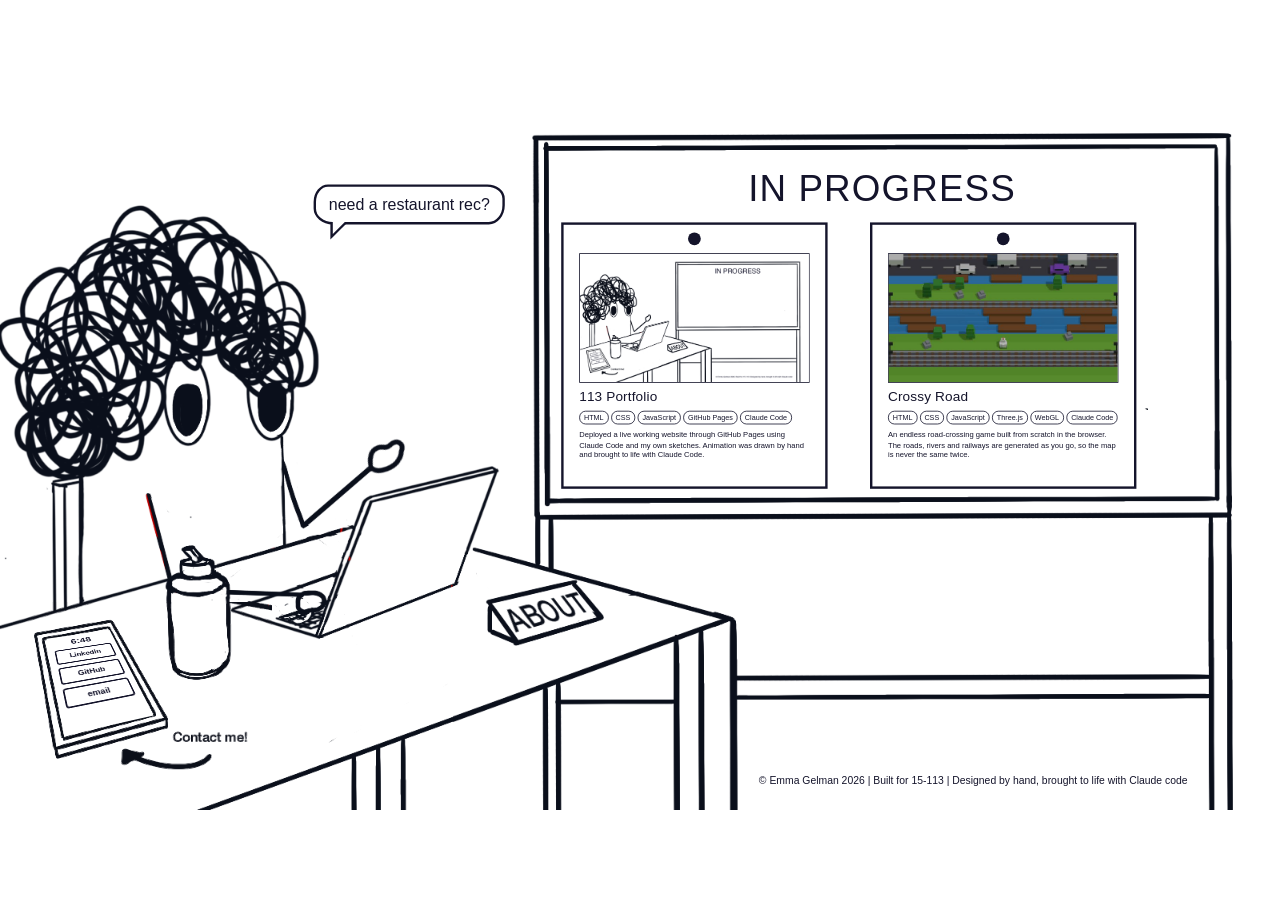
<file: index.html>
<!DOCTYPE html>
<html lang="en">
<head>
  <meta charset="UTF-8" />
  <meta name="viewport" content="width=device-width, initial-scale=1.0" />
  <title>Emma Gelman — Welcome to my desk</title>
  <link rel="stylesheet" href="css/style.css?v=7" />
</head>
<body>
  <div class="stage">
    <!--
      The scene is a fixed 1600x900 canvas (same size as the drawn frames) that
      gets scaled to fit the window. Everything inside is positioned in the
      drawing's own pixel coordinates, so hotspots line up on every frame.
    -->
    <div class="scene" id="scene">

      <!-- Animation frames: drop your exported frames into images/frames/ -->
      <div class="frames" id="frames">
        <img class="frame is-active" src="images/frames/frame-01.png?v=5" alt="Emma at her desk" />
        <img class="frame" src="images/frames/frame-02.png?v=5" alt="" />
        <img class="frame" src="images/frames/frame-03.png?v=5" alt="" />
        <img class="frame" src="images/frames/frame-04.png?v=5" alt="" />
        <img class="frame" src="images/frames/frame-05.png?v=5" alt="" />
        <img class="frame" src="images/frames/frame-06.png?v=5" alt="" />
        <img class="frame" src="images/frames/frame-07.png?v=5" alt="" />
      </div>

      <!-- Phone + "Contact me!" from frame 1, shown on every frame so the phone
           (and the clock/buttons on it) never shift between frames -->
      <img class="phone-static" src="images/phone-static.png?v=5" alt="" />

      <!-- Title written across the top of the whiteboard -->
      <h2 class="board-title">In progress</h2>

      <!-- Project notes pinned to the progress board. Two fit side by side;
           any more wrap onto new rows and the board scrolls. -->
      <div class="board-notes">

      <!-- Project note pinned to the progress board -->
      <a class="note" href="https://emmagelman-alt.github.io/15-113-portoflio/"
         aria-label="113 Portfolio — open the project">
        <!-- square sheet with a pin, behind the content -->
        <svg class="note-paper" viewBox="0 0 336 336" aria-hidden="true">
          <rect x="3" y="3" width="330" height="330" />
          <circle class="note-pin" cx="168" cy="22" r="8" />
        </svg>

        <img class="note-shot" src="images/project-113-thumb.png?v=5" alt="The desk scene homepage" />
        <!-- title, tags and description flow in order, so a wrapped tag
             pushes the text down instead of overlapping it -->
        <span class="note-body">
          <span class="note-title">113 Portfolio</span>
          <span class="note-tags">
            <span>HTML</span><span>CSS</span><span>JavaScript</span><span>GitHub Pages</span><span>Claude Code</span>
          </span>
          <span class="note-desc">
            Deployed a live working website through GitHub Pages using Claude Code and my own sketches.
            Animation was drawn by hand and brought to life with Claude Code.
          </span>
        </span>
      </a>

      <!-- Second project note, pinned beside the first -->
      <a class="note" href="crossy-road/index.html"
         aria-label="Crossy Road — play the game">
        <!-- square sheet with a pin, behind the content -->
        <svg class="note-paper" viewBox="0 0 336 336" aria-hidden="true">
          <rect x="3" y="3" width="330" height="330" />
          <circle class="note-pin" cx="168" cy="22" r="8" />
        </svg>

        <img class="note-shot" src="images/crossy-road-thumb.jpg?v=5" alt="The Crossy Road game, mid-run" />
        <span class="note-body">
          <span class="note-title">Crossy Road</span>
          <span class="note-tags">
            <span>HTML</span><span>CSS</span><span>JavaScript</span><span>Three.js</span><span>WebGL</span><span>Claude Code</span>
          </span>
          <span class="note-desc">
            An endless road-crossing game built from scratch in the browser. The roads, rivers and
            railways are generated as you go, so the map is never the same twice.
          </span>
        </span>
      </a>

      <!-- Third project note, on the board's second row -->
      <a class="note" href="https://github.com/emmagelman-alt/15-113-portoflio/tree/main/barcelona-spanish-practice"
         target="_blank" rel="noopener noreferrer"
         aria-label="Sobremesa — view the source and setup instructions on GitHub">
        <!-- square sheet with a pin, behind the content -->
        <svg class="note-paper" viewBox="0 0 336 336" aria-hidden="true">
          <rect x="3" y="3" width="330" height="330" />
          <circle class="note-pin" cx="168" cy="22" r="8" />
        </svg>

        <img class="note-shot" src="images/sobremesa-thumb.jpg?v=6" alt="The Sobremesa conversation practice screen, set in Barcelona" />
        <span class="note-body">
          <span class="note-title">Sobremesa</span>
          <span class="note-tags">
            <span>Python</span><span>FastAPI</span><span>JavaScript</span><span>Groq API</span><span>Whisper</span><span>Codex</span>
          </span>
          <span class="note-desc">
            A voice conversation app for practicing Spanish, Italian, Russian or Mandarin. Talk with a
            local, get gentle corrections and more natural phrasing, and practice your accent.
          </span>
        </span>
      </a>

      <!-- Fourth project note, beside Sobremesa on the second row -->
      <a class="note" href="https://github.com/emmagelman-alt/backend-for-restaurant-bot-"
         target="_blank" rel="noopener noreferrer"
         aria-label="Restaurant Recs — view the backend source and README on GitHub">
        <!-- square sheet with a pin, behind the content -->
        <svg class="note-paper" viewBox="0 0 336 336" aria-hidden="true">
          <rect x="3" y="3" width="330" height="330" />
          <circle class="note-pin" cx="168" cy="22" r="8" />
        </svg>

        <img class="note-shot" src="images/restaurant-recs-thumb.jpg?v=7" alt="The restaurant rec chat on the whiteboard, answering a request for sushi in New York City" />
        <span class="note-body">
          <span class="note-title">Restaurant Recs</span>
          <span class="note-tags">
            <span>Python</span><span>FastAPI</span><span>Groq API</span><span>Render</span><span>JavaScript</span><span>Claude Code</span><span>ChatGPT</span>
          </span>
          <span class="note-desc">
            Click "need a restaurant rec?" by my desk and ask for a city and a cuisine. A Python
            backend on Render uses Groq to read the request, then answers only with places I've
            rated 8.0+ on Beli.
          </span>
        </span>
      </a>

      <!-- Fifth project note, on the board's third row. The demo on Render asks for a
           password (set there as DEMO_PASSWORD), so nothing secret lives in this page. -->
      <a class="note" href="https://andean-dashboard-demo.onrender.com"
         target="_blank" rel="noopener noreferrer"
         aria-label="Andean Dashboard — open the password-protected demo">
        <!-- square sheet with a pin, behind the content -->
        <svg class="note-paper" viewBox="0 0 336 336" aria-hidden="true">
          <rect x="3" y="3" width="330" height="330" />
          <circle class="note-pin" cx="168" cy="22" r="8" />
        </svg>

        <img class="note-shot" src="images/andean-dashboard-thumb.jpg?v=8" alt="The Andean Dashboard: to-dos on the left, calendar and machines on the right" />
        <span class="note-body">
          <span class="note-title">Andean Dashboard</span>
          <span class="note-tags">
            <span>Python</span><span>FastAPI</span><span>JavaScript</span><span>Slack API</span><span>Notion API</span><span>Figma</span><span>Claude Code</span>
          </span>
          <span class="note-desc">
            An employee dashboard for Andean that turns Slack requests, Notion tasks and Outlook
            meetings into one to-do list. The live demo is password-protected.
          </span>
        </span>
      </a>

      <!-- Sixth project note, beside the Andean Dashboard on the third row. The real page is inside
           Andean's private Warp app, so the note opens a copy that runs on sample data. -->
      <a class="note" href="warp-inventory/index.html"
         aria-label="Warp Inventory — open the demo with sample data">
        <!-- square sheet with a pin, behind the content -->
        <svg class="note-paper" viewBox="0 0 336 336" aria-hidden="true">
          <rect x="3" y="3" width="330" height="330" />
          <circle class="note-pin" cx="168" cy="22" r="8" />
        </svg>

        <img class="note-shot" src="images/warp-inventory-thumb.jpg?v=1" alt="The Inventory page: processed devices by product beside a wheel of the parts left to cut" />
        <span class="note-body">
          <span class="note-title">Warp Inventory</span>
          <span class="note-tags">
            <span>SQL</span><span>Postgres</span><span>Supabase</span><span>Next.js</span><span>TypeScript</span><span>Claude Code</span>
          </span>
          <span class="note-desc">
            An inventory page for Andean's e-waste line. Every desktop the Lazarus robot cuts open is
            counted automatically, with a wheel of the parts left to cut. The demo uses sample data.
          </span>
        </span>
      </a>

      </div>

      <!-- Speech bubble from Emma that opens the restaurant rec chat -->
      <button class="rec-bubble" id="recBubble" type="button"
              aria-expanded="false" aria-controls="recChat">need a restaurant rec?</button>

      <!-- Restaurant rec chat, written on the whiteboard in place of the notes.
           Answers come from my Beli list via backend-for-restaurant-bot- on Render. -->
      <section class="rec-chat" id="recChat" aria-label="Restaurant recommendations" hidden>
        <h2 class="rec-heading">Restaurant recs</h2>
        <button class="rec-close" id="recClose" type="button" aria-label="Close restaurant chat">&times;</button>
        <div class="rec-log" id="recLog" aria-live="polite"></div>
        <div class="rec-suggestions" id="recSuggestions">
          <button type="button">sushi in NYC</button>
          <button type="button">cafes in Pittsburgh</button>
          <button type="button">dessert in Japan</button>
        </div>
        <form class="rec-form" id="recForm">
          <input id="recInput" type="text" autocomplete="off" maxlength="500"
                 placeholder="a city + a cuisine, e.g. tapas in San Sebastián"
                 aria-label="Ask for a restaurant rec" />
          <button type="submit">Send</button>
        </form>
      </section>

      <!-- "ABOUT" tent card on the desk -->
      <a class="hotspot about" href="about.html" style="--x:598; --y:618; --w:165; --h:80" aria-label="About"></a>

      <!-- Phone screen overlay (skewed to match the drawn phone) -->
      <div class="phone-screen">
        <div class="clock" id="clock" aria-live="off">00:00</div>
        <div class="phone-apps">
          <a class="app" href="https://www.linkedin.com/in/emma-gelman-a0129829a" target="_blank" rel="noopener noreferrer">LinkedIn</a>
          <a class="app" href="https://github.com/emmagelman-alt" target="_blank" rel="noopener noreferrer">GitHub</a>
          <a class="app" href="mailto:emma.gelman@icloud.com">email</a>
        </div>
      </div>

      <!-- Credit line, sitting between the desk leg and the whiteboard's right leg -->
      <p class="credit">&copy; Emma Gelman 2026 | Built for 15-113 | Designed by hand, brought to life with Claude code</p>

      <!-- Speech bubble shown when something isn't ready yet -->
      <div class="bubble" id="bubble" role="status" hidden>Coming soon!</div>

      <!-- Shown only if the frame images can't be found -->
      <div class="missing-frames" id="missingFrames" hidden>
        Add your animation frames to <code>images/frames/</code> as
        <code>frame-01.png</code> … <code>frame-07.png</code>
      </div>
    </div>
  </div>

  <script src="js/script.js?v=6"></script>
</body>
</html>
</file>
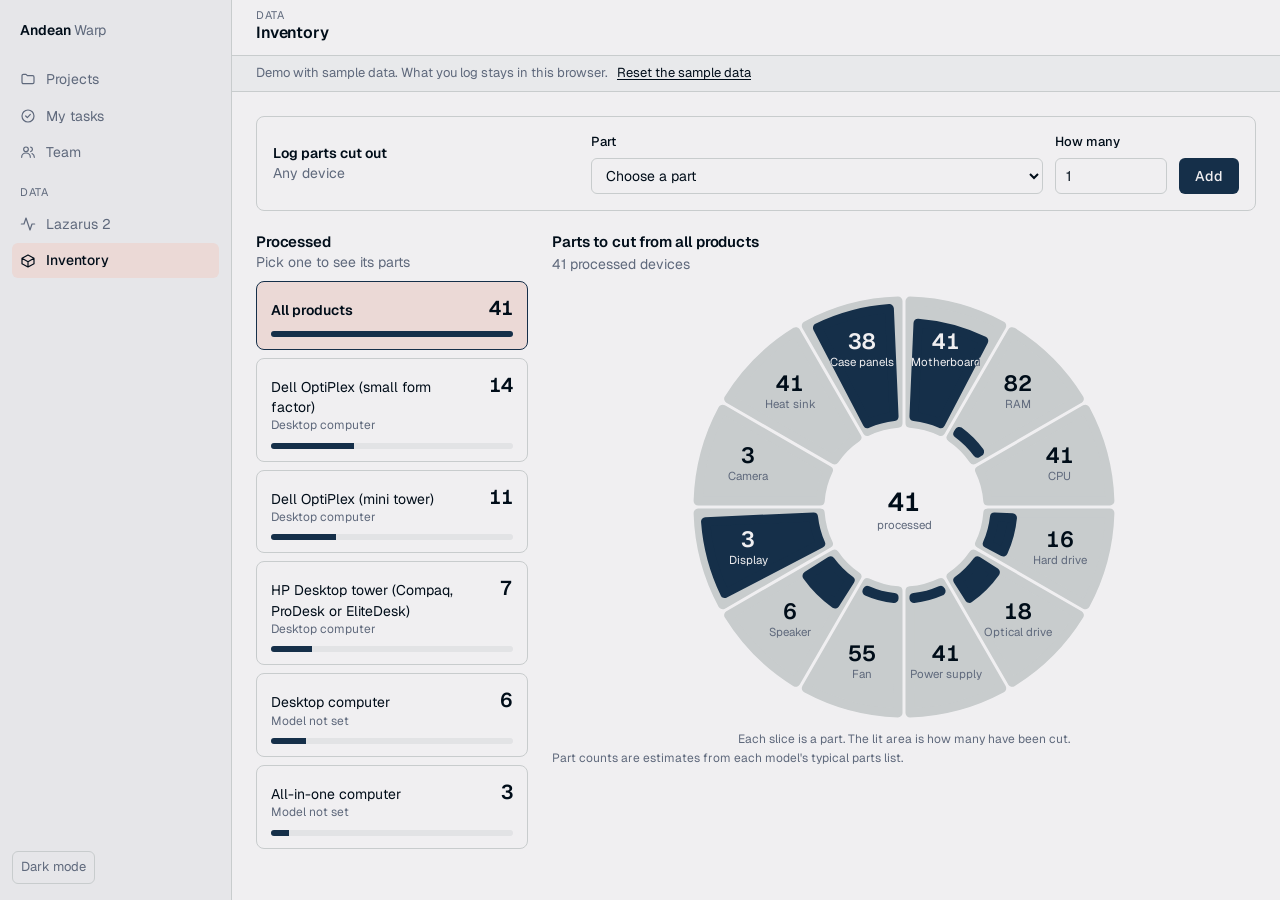
<file: warp-inventory/index.html>
<!DOCTYPE html>
<html lang="en">
<head>
  <meta charset="UTF-8" />
  <meta name="viewport" content="width=device-width, initial-scale=1.0" />
  <title>Inventory demo — Emma Gelman</title>
  <meta name="description" content="A working copy of Warp's Inventory page with sample data: processed e-waste by product and a wheel of the parts left to cut." />
  <link rel="preconnect" href="https://fonts.googleapis.com" />
  <link rel="preconnect" href="https://fonts.gstatic.com" crossorigin />
  <link rel="stylesheet" href="https://fonts.googleapis.com/css2?family=Geist:wght@400;500;600&display=swap" />
  <link rel="stylesheet" href="demo/style.css?v=1" />
  <!-- Pick the theme before the page paints, so it doesn't flash the wrong one -->
  <script>
    try {
      var t = localStorage.getItem("warp-inventory-demo-theme");
      if (t === "light" || t === "dark") document.documentElement.dataset.theme = t;
    } catch (e) {}
  </script>
</head>
<body>
  <!--
    A static copy of the Inventory page from Warp, Andean's internal app. The real page is a Next.js
    server page over Supabase (see code/); this one runs on sample data in the browser, so anyone
    can try it. What you log is kept in this browser only.
  -->
  <div class="app">
    <aside class="sidebar" aria-label="Warp">
      <div class="brand">Andean <span>Warp</span></div>
      <nav class="nav" aria-label="Warp pages (not part of the demo)">
        <span class="nav-item"><svg viewBox="0 0 24 24" aria-hidden="true"><path d="M3 7a2 2 0 0 1 2-2h4l2 2h8a2 2 0 0 1 2 2v8a2 2 0 0 1-2 2H5a2 2 0 0 1-2-2z" /></svg>Projects</span>
        <span class="nav-item"><svg viewBox="0 0 24 24" aria-hidden="true"><circle cx="12" cy="12" r="9" /><path d="m8.5 12 2.5 2.5 4.5-5" /></svg>My tasks</span>
        <span class="nav-item"><svg viewBox="0 0 24 24" aria-hidden="true"><circle cx="9" cy="8" r="3.5" /><path d="M2.5 20a6.5 6.5 0 0 1 13 0M16 4.6a3.5 3.5 0 0 1 0 6.8M18 14.3a6.5 6.5 0 0 1 3.5 5.7" /></svg>Team</span>
        <p class="nav-heading">Data</p>
        <span class="nav-item"><svg viewBox="0 0 24 24" aria-hidden="true"><path d="M22 12h-4l-3 9L9 3l-3 9H2" /></svg>Lazarus 2</span>
        <span class="nav-item is-active" aria-current="page"><svg viewBox="0 0 24 24" aria-hidden="true"><path d="m21 8-9-5-9 5 9 5zM3 8v8l9 5 9-5V8M12 13v8" /></svg>Inventory</span>
      </nav>
      <button class="theme-toggle" id="themeToggle" type="button">Dark mode</button>
    </aside>

    <main class="main">
      <header class="topbar">
        <div>
          <div class="eyebrow">Data</div>
          <h1>Inventory</h1>
        </div>
      </header>

      <p class="demo-note">
        Demo with sample data. What you log stays in this browser.
        <button type="button" class="link" id="reset">Reset the sample data</button>
      </p>

      <div class="content">
        <!-- Log parts cut out: from the selected product, or from any device -->
        <form class="card log-form" id="logForm" aria-labelledby="logTitle" novalidate>
          <div class="log-intro">
            <p id="logTitle" class="strong">Log parts cut out</p>
            <p class="muted" id="logFrom">Any device</p>
          </div>
          <div class="field field-part">
            <label for="part">Part</label>
            <select id="part" aria-describedby="logError">
              <option value="">Choose a part</option>
            </select>
          </div>
          <div class="field field-qty">
            <label for="qty">How many</label>
            <input id="qty" type="number" inputmode="numeric" step="1" min="1" max="10000" value="1" aria-describedby="logError" />
          </div>
          <button type="submit" class="button">Add</button>
          <p class="form-error" id="logError" role="alert" hidden></p>
        </form>

        <div class="columns">
          <section class="products" aria-labelledby="processedTitle">
            <div>
              <h2 id="processedTitle">Processed</h2>
              <p class="muted">Pick one to see its parts</p>
            </div>
            <div id="productList" class="product-list"></div>
          </section>

          <section class="parts" aria-labelledby="partsTitle">
            <h2 id="partsTitle">Parts to cut from all products</h2>
            <p class="muted" id="partsCount">0 processed devices</p>
            <div id="wheel" class="wheel"></div>
            <p class="small muted">Part counts are estimates from each model's typical parts list.</p>
          </section>
        </div>
      </div>
    </main>
  </div>

  <div class="toast" id="toast" role="status" aria-live="polite" hidden></div>

  <script src="demo/data.js?v=1"></script>
  <script src="demo/app.js?v=1"></script>
</body>
</html>
</file>
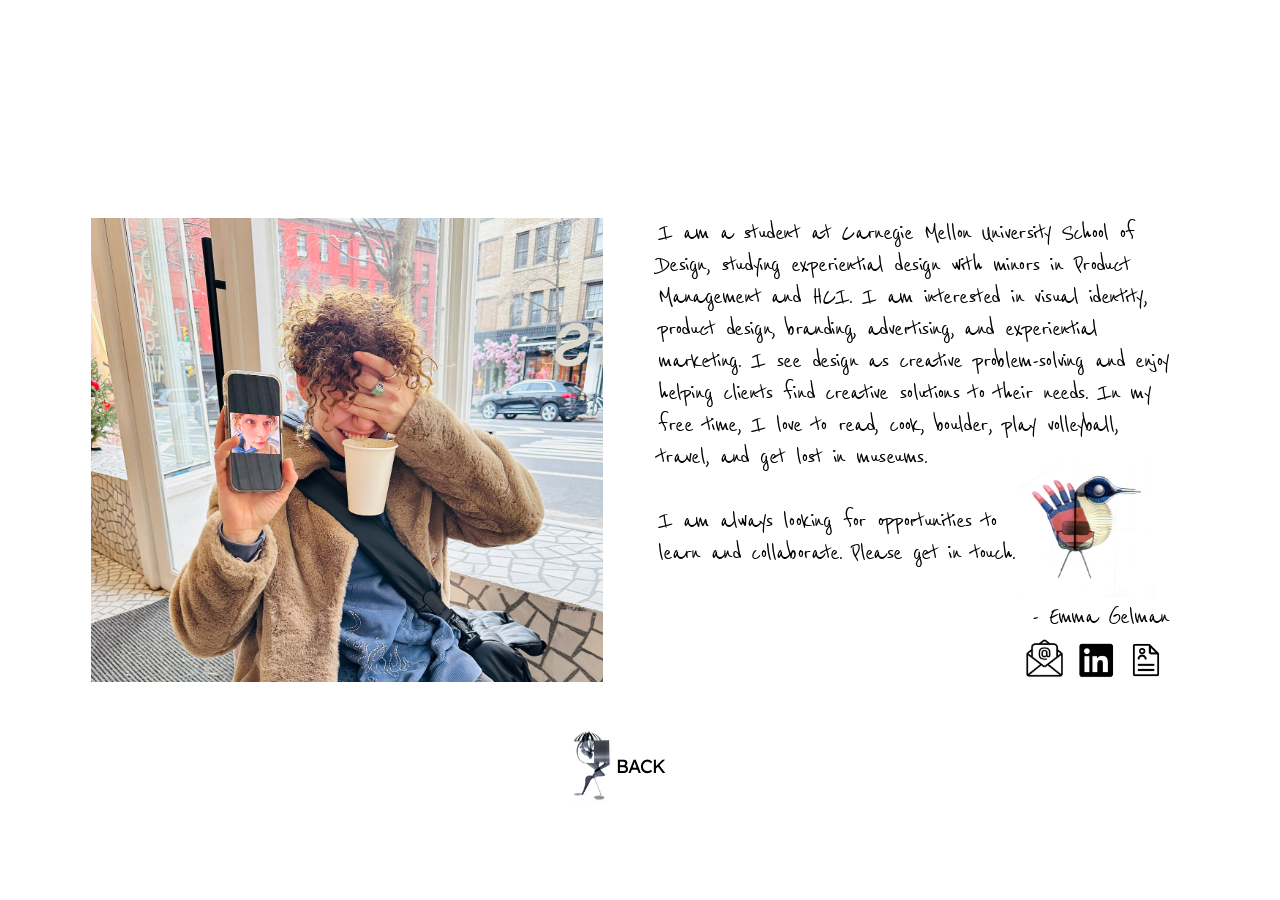
<file: about.html>
<!DOCTYPE html>
<html lang="en">
<head>
  <meta charset="UTF-8" />
  <meta name="viewport" content="width=device-width, initial-scale=1.0" />
  <title>About — Emma Gelman</title>
  <link rel="preconnect" href="https://fonts.googleapis.com" />
  <link rel="preconnect" href="https://fonts.gstatic.com" crossorigin />
  <link href="https://fonts.googleapis.com/css2?family=Lexend+Deca&family=Reenie+Beanie&display=swap" rel="stylesheet" />
  <style>
    :root {
      --sheet-w: 1280;
      --sheet-h: 720;
      --ink: #000;
      --paper: #fff;
    }

    * { box-sizing: border-box; }

    html, body {
      margin: 0;
      height: 100%;
      background: var(--paper);
      color: var(--ink);
      overflow: hidden;
    }

    /* ------------------------------------------------------------
       Fixed 1280x720 layout, scaled to fit the window
    ------------------------------------------------------------- */
    .stage {
      position: fixed;
      inset: 0;
      overflow: hidden;
    }

    .sheet {
      position: absolute;
      left: 50%;
      top: 50%;
      width: calc(var(--sheet-w) * 1px);
      height: calc(var(--sheet-h) * 1px);
      transform: translate(-50%, -50%) scale(var(--scale, 1));
      transform-origin: center center;
    }

    .photo {
      position: absolute;
      left: 91px;
      top: 128px;
      width: 512px;
      height: 464px;
      object-fit: cover;
    }

    /* The original lays the text out 415px wide at 23px, then scales it
       by 1.23 — reproduced the same way so the line breaks match. 
       I took the code for this page from my actual design portolio that I built manually in the readymag web builder. The images and writing are my own. */
    .bio {
      position: absolute;
      left: 658px;
      top: 127px;
      width: 415px;
      margin: 0;
      font-family: "Reenie Beanie", "Bradley Hand", "Comic Sans MS", cursive;
      font-size: 23px;
      line-height: 26px;
      letter-spacing: -1px;
      transform: scale(1.23);
      transform-origin: 0 0;
    }

    .bio p { margin: 0; }
    .bio p + p { margin-top: 26px; }

    .bio .signature {
      text-align: right;
      margin-top: 26px;
    }

    .bird {
      position: absolute;
      left: 1018px;
      top: 370px;
      width: 137px;
      height: 137px;
    }

    .links {
      position: absolute;
      left: 1021px;
      top: 546px;
      height: 48px;
      display: flex;
      align-items: center;
      gap: 8px;
    }

    .links a {
      display: block;
      transition: transform 120ms ease;
    }

    .links a:nth-child(1) { height: 47px; }
    .links a:nth-child(2) { height: 37px; }
    .links a:nth-child(3) { height: 48px; }

    .links a:hover,
    .links a:focus-visible {
      transform: scale(1.1);
      outline: none;
    }

    .links img {
      height: 100%;
      width: auto;
      display: block;
    }

    .back {
      position: absolute;
      left: 556px;
      top: 636px;
      display: flex;
      align-items: center;
      gap: 0;
      color: var(--ink);
      text-decoration: none;
      font-family: "Lexend Deca", -apple-system, Helvetica, Arial, sans-serif;
      font-size: 19px;
      line-height: 22px;
      letter-spacing: -1px;
    }

    .back img {
      height: 80px;
      width: auto;
      display: block;
    }

    .back:hover span,
    .back:focus-visible span {
      text-decoration: underline;
    }

    /* ------------------------------------------------------------
       Phones: stack the photo and text instead of scaling down
    ------------------------------------------------------------- */
    @media (max-width: 700px) {
      html, body { overflow: auto; }
      .stage { position: static; overflow: visible; }
      .sheet {
        position: static;
        width: auto;
        height: auto;
        transform: none;
        padding: 24px 20px 40px;
        max-width: 480px;
        margin: 0 auto;
      }
      .photo { position: static; width: 100%; height: auto; }
      .bio {
        position: static;
        width: auto;
        margin-top: 24px;
        font-size: 28px;
        line-height: 32px;
        transform: none;
      }
      .bird { position: static; display: block; margin: 8px 0 0 auto; }
      .links { position: static; justify-content: flex-end; margin-top: 12px; }
      .back { position: static; justify-content: center; margin-top: 40px; }
    }
  </style>
</head>
<body>
  <div class="stage">
    <div class="sheet" id="sheet">
      <img class="photo" src="images/about/photo.jpg" alt="Emma holding up her phone in a café window, coffee in hand" />

      <div class="bio">
        <p>
          I am a student at Carnegie Mellon University School of Design, studying
          experiential design with minors in Product Management and HCI. I am
          interested in visual identity, product design, branding, advertising, and
          experiential marketing. I see design as creative problem-solving and enjoy
          helping clients find creative solutions to their needs.&nbsp; In my free
          time, I love to read, cook, boulder, play volleyball, travel, and get lost
          in museums.
        </p>
        <p>
          I am always looking for opportunities to<br />
          learn and collaborate.&nbsp; Please get in touch.
        </p>
        <p class="signature">- Emma Gelman</p>
      </div>

      <img class="bird" src="images/about/bird.jpg" alt="" />

      <nav class="links" aria-label="Contact">
        <a href="mailto:emma.gelman@icloud.com" aria-label="Email Emma">
          <img src="images/about/icon-mail.png" alt="" />
        </a>
        <a href="https://www.linkedin.com/in/emma-gelman-a0129829a" target="_blank" rel="noopener noreferrer" aria-label="LinkedIn">
          <img src="images/about/icon-linkedin.jpg" alt="" />
        </a>
        <a href="https://drive.google.com/file/d/18ziGE2qIQTvCwzvj7IIXVa9e6jbpDOmd/view?usp=sharing" target="_blank" rel="noopener noreferrer" aria-label="Résumé">
          <img src="images/about/icon-resume.png" alt="" />
        </a>
      </nav>

      <a class="back" href="index.html">
        <img src="images/about/back-figure.jpg" alt="" />
        <span>BACK</span>
      </a>
    </div>
  </div>

  <script>
    (function () {
      var sheet = document.getElementById("sheet");
      var mq = window.matchMedia("(max-width: 700px)");
      function fit() {
        if (mq.matches) { sheet.style.removeProperty("--scale"); return; }
        var s = Math.min(window.innerWidth / 1280, window.innerHeight / 720);
        sheet.style.setProperty("--scale", s);
      }
      window.addEventListener("resize", fit);
      fit();
    })();
  </script>
</body>
</html>
</file>
<file: css/style.css>
/* ------------------------------------------------------------------
   Scene sizing
   The drawing is 1600x900. `.scene` is laid out at exactly that size and
   scaled by JS to fit the window, so every coordinate below is in the
   drawing's own pixels.
   I used claude code to write the entire website. I gave feedback on the chsnges when needed for iteration however I did not perosanlyl write a single line of code.
   I did draw each animation frame and graphic by hand and mocked them up on wireframes witht he correct apect ratio to give to claude. In that respect, the design is entirely my own.
 
------------------------------------------------------------------- */
:root {
  --scene-w: 1600;
  --scene-h: 900;
  --ink: #14142b;           /* the dark navy ink of the drawing */
  --paper: #ffffff;
  --font: -apple-system, BlinkMacSystemFont, "Helvetica Neue", Helvetica, Arial, sans-serif;
}

* { box-sizing: border-box; }

html, body {
  margin: 0;
  height: 100%;
  background: var(--paper);
  color: var(--ink);
  font-family: var(--font);
  overflow: hidden;
}

.stage {
  position: fixed;
  inset: 0;
  overflow: hidden;
  background: var(--paper);
}

.scene {
  position: absolute;
  left: 50%;
  top: 50%;
  width: calc(var(--scene-w) * 1px);
  height: calc(var(--scene-h) * 1px);
  transform: translate(-50%, -50%) scale(var(--scale, 1));
  transform-origin: center center;
  background: var(--paper);
}

/* ------------------------------------------------------------------
   Animation frames (stacked, one visible at a time)
------------------------------------------------------------------- */
.frames { position: absolute; inset: 0; }

.frame {
  position: absolute;
  inset: 0;
  width: 100%;
  height: 100%;
  object-fit: contain;
  opacity: 0;
  pointer-events: none;
  user-select: none;
}

.frame.is-active { opacity: 1; }

/* Static copy of the phone area (from frame 1) layered over every frame */
.phone-static {
  position: absolute;
  left: 30px;
  top: 640px;
  width: 310px;
  height: 210px;
  pointer-events: none;
  user-select: none;
}

/* ------------------------------------------------------------------
   Whiteboard title (same Helvetica-style caps as the ABOUT card)
   The board's inner face spans x 683-1522, y 72-508 in the drawing.
   Whiteboard serves a space to showcase projects, I wanted it to feel like my studio setup!
------------------------------------------------------------------- */
.board-title {
  position: absolute;
  left: 683px;
  top: 100px;
  width: 839px;
  margin: 0;
  text-align: center;
  font: 400 46px/1 var(--font);
  letter-spacing: 0.03em;
  text-transform: uppercase;
  color: var(--ink);
  pointer-events: none;
  user-select: none;
}

/* ------------------------------------------------------------------
   Credit line
   Sits in the empty strip between the desk's right leg (x 921) and the
   whiteboard's right leg (x 1512), near the bottom of the drawing.
------------------------------------------------------------------- */
.credit {
  position: absolute;
  left: 921px;
  top: 856px;
  width: 591px;
  margin: 0;
  text-align: center;
  font: 400 13px/1.3 var(--font);
  color: var(--ink);
  white-space: nowrap;
}

/* ------------------------------------------------------------------
   Project notes pinned to the progress board
   The notes live in a scrolling area that fills the whiteboard's inner
   face (x 683-1522, y 72-508) below the board title. Two notes fit side
   by side; the rest wrap onto new rows, reached with the scroll bar on
   the board's right-hand side. The padding puts the first row exactly
   where the notes have always sat (x 700 / 1086, y 164) and leaves room
   for the hover lift.
------------------------------------------------------------------- */
.board-notes {
  position: absolute;
  left: 683px;
  top: 160px;
  width: 839px;
  height: 348px;
  padding: 4px 0 16px 17px;
  display: grid;
  grid-template-columns: repeat(2, 336px);
  column-gap: 50px;
  row-gap: 32px;
  align-content: start;
  overflow-x: hidden;
  overflow-y: auto;
  overscroll-behavior: contain;
}

/* scroll bar drawn in the same ink as the board */
.board-notes::-webkit-scrollbar { width: 12px; }
.board-notes::-webkit-scrollbar-track {
  background: var(--paper);
  border-left: 1.5px solid var(--ink);
}
.board-notes::-webkit-scrollbar-thumb {
  background: var(--ink);
  border: 3px solid var(--paper);
  border-radius: 6px;
}

@supports not selector(::-webkit-scrollbar) {
  .board-notes {
    scrollbar-width: thin;
    scrollbar-color: var(--ink) var(--paper);
  }
}

.note {
  position: relative;
  width: 336px;
  height: 336px;
  display: block;
  color: var(--ink);
  text-decoration: none;
  transition: transform 140ms ease;
  -webkit-tap-highlight-color: transparent;
}

.note:hover,
.note:focus-visible {
  transform: translateY(-4px) rotate(-0.4deg);
  outline: none;
}

/* the drawn sheet sits behind everything else in the note */
.note-paper {
  position: absolute;
  inset: 0;
  width: 100%;
  height: 100%;
}

.note-paper rect {
  fill: var(--paper);
  stroke: var(--ink);
  stroke-width: 3;
}

.note-pin { fill: var(--ink); }

.note-shot { position: absolute; left: 24px; width: 288px; }

/* everything below the screenshot flows in order inside this box */
.note-body {
  position: absolute;
  left: 24px;
  top: 210px;
  width: 288px;
  display: block;
}

.note-shot {
  top: 40px;
  height: 162px;          /* 288 x 162 keeps the page's 16:9 shape, no crop */
  object-fit: fill;
  border: 1.5px solid var(--ink);
}

.note-title {
  display: block;
  font-size: 17px;
  font-weight: 500;
  letter-spacing: 0.01em;
}

.note-tags {
  display: flex;
  flex-wrap: wrap;
  gap: 3px;
  margin-top: 7px;
}

.note-tags span {
  font-size: 9px;
  line-height: 1;
  padding: 3px 5px;
  border: 1px solid var(--ink);
  border-radius: 8px;
  white-space: nowrap;
}

.note-desc {
  display: block;
  margin-top: 7px;
  font-size: 9.5px;
  line-height: 1.32;
}

@media (prefers-reduced-motion: reduce) {
  .note { transition: none; }
}

/* ------------------------------------------------------------------
   Hotspots (invisible clickable regions over parts of the drawing)
------------------------------------------------------------------- */
.hotspot {
  position: absolute;
  left: calc(var(--x) * 1px);
  top: calc(var(--y) * 1px);
  width: calc(var(--w) * 1px);
  height: calc(var(--h) * 1px);
  padding: 0;
  margin: 0;
  border: 0;
  background: transparent;
  cursor: pointer;
  border-radius: 50% / 45%;
  -webkit-tap-highlight-color: transparent;
}

.hotspot.about { border-radius: 12px; }

.hotspot:focus-visible {
  outline: 3px dashed var(--ink);
  outline-offset: 4px;
}

/* ------------------------------------------------------------------
   Phone screen
   A 100x150 box that JS maps onto the drawn screen's four corners with
   a perspective transform (see PHONE_SCREEN in js/script.js). Its white
   background covers the drawn "00:00" and boxes; the clock and buttons
   are laid out here in plain 2D and get the drawing's perspective.
------------------------------------------------------------------- */
.phone-screen {
  position: absolute;
  left: 0;
  top: 0;
  width: 100px;
  height: 150px;
  transform-origin: 0 0;
  background: var(--paper);
  display: flex;
  flex-direction: column;
  align-items: center;
  padding: 6px 8px 0;
  gap: 7px;
}

.clock {
  font-size: 15px;
  font-weight: 600;
  letter-spacing: 0.02em;
  line-height: 1;
  font-variant-numeric: tabular-nums;
  color: var(--ink);
}

.phone-apps {
  display: flex;
  flex-direction: column;
  gap: 6px;
  width: 100%;
}

.app {
  display: flex;
  align-items: center;
  justify-content: center;
  height: 27px;
  padding: 0;
  margin: 0;
  border: 2px solid var(--ink);
  border-radius: 4px;
  background: var(--paper);
  color: var(--ink);
  font: 600 11px/1 var(--font);
  cursor: pointer;
  text-decoration: none;
  transition: transform 120ms ease, background 120ms ease;
  -webkit-tap-highlight-color: transparent;
}

.app:hover,
.app:focus-visible {
  transform: scale(1.05);
  background: #f2f2f6;
  outline: none;
}

/* ------------------------------------------------------------------
   "Coming soon" speech bubble
------------------------------------------------------------------- */
.bubble {
  position: absolute;
  left: 0;
  top: 0;
  transform: translate(-50%, calc(-100% - 18px));
  padding: 10px 16px;
  font-size: 22px;
  font-weight: 500;
  white-space: nowrap;
  color: var(--ink);
  background: var(--paper);
  border: 3px solid var(--ink);
  /* slightly uneven corners for a hand-drawn feel */
  border-radius: 18px 22px 20px 24px / 22px 18px 24px 20px;
  pointer-events: none;
  z-index: 5;
  animation: bubble-pop 180ms cubic-bezier(.2,.9,.3,1.3);
}

/* tail */
.bubble::before,
.bubble::after {
  content: "";
  position: absolute;
  left: var(--tail-x, 50%);
  top: 100%;
  border-style: solid;
  border-color: transparent;
}

.bubble::before {
  margin-left: -13px;
  border-width: 16px 13px 0 13px;
  border-top-color: var(--ink);
}

.bubble::after {
  margin-left: -9px;
  border-width: 11px 9px 0 9px;
  border-top-color: var(--paper);
}

/* bubble variant that points up (used when there's no room above) */
.bubble.below {
  transform: translate(-50%, 18px);
}
.bubble.below::before,
.bubble.below::after { top: auto; bottom: 100%; }
.bubble.below::before {
  border-width: 0 13px 16px 13px;
  border-top-color: transparent;
  border-bottom-color: var(--ink);
}
.bubble.below::after {
  border-width: 0 9px 11px 9px;
  border-top-color: transparent;
  border-bottom-color: var(--paper);
}

@keyframes bubble-pop {
  from { opacity: 0; scale: 0.8; }
  to   { opacity: 1; scale: 1; }
}

/* ------------------------------------------------------------------
   "Need a restaurant rec?" bubble
   Sits in the gap between Emma's hair and the whiteboard's left leg
   (x 668), with the tail pointing back down at her.
------------------------------------------------------------------- */
.rec-bubble {
  position: absolute;
  left: 392px;
  top: 118px;
  padding: 10px 16px;
  font: 500 20px/1.2 var(--font);
  white-space: nowrap;
  color: var(--ink);
  background: var(--paper);
  border: 3px solid var(--ink);
  border-radius: 18px 22px 20px 24px / 22px 18px 24px 20px;
  cursor: pointer;
  z-index: 4;
  animation: rec-bob 3s ease-in-out infinite;
  transition: background 120ms ease;
  -webkit-tap-highlight-color: transparent;
}

.rec-bubble:hover,
.rec-bubble:focus-visible,
.rec-bubble[aria-expanded="true"] {
  background: #f2f2f6;
  outline: none;
}

.rec-bubble:focus-visible {
  outline: 3px dashed var(--ink);
  outline-offset: 5px;
}

/* tail, leaning down-left toward Emma's head */
.rec-bubble::before,
.rec-bubble::after {
  content: "";
  position: absolute;
  top: 100%;
  border-style: solid;
  border-color: transparent;
}

.rec-bubble::before {
  left: 18px;
  border-width: 22px 22px 0 0;
  border-top-color: var(--ink);
}

.rec-bubble::after {
  left: 21px;
  border-width: 15px 15px 0 0;
  border-top-color: var(--paper);
}

.rec-bubble:hover::after,
.rec-bubble:focus-visible::after,
.rec-bubble[aria-expanded="true"]::after { border-top-color: #f2f2f6; }

@keyframes rec-bob {
  0%, 100% { translate: 0 0; }
  50%      { translate: 0 -5px; }
}

/* ------------------------------------------------------------------
   Restaurant rec chat
   On the board it takes the notes' place (x 700-1505, y 160-500) and
   the board title switches to "Restaurant recs". When the scene is
   scaled too small to type into, JS moves it out of the scene and it
   opens as a full-screen sheet instead (.is-sheet).
------------------------------------------------------------------- */
.board-notes[hidden],
.rec-chat[hidden] { display: none; }

.rec-chat {
  position: absolute;
  left: 700px;
  top: 160px;
  width: 805px;
  height: 336px;
  display: flex;
  flex-direction: column;
  gap: 10px;
  color: var(--ink);
  font-family: var(--font);
  z-index: 3;
}

.rec-heading { display: none; }

.rec-close {
  position: absolute;
  right: 0;
  top: -62px;
  width: 44px;
  height: 44px;
  padding: 0;
  border: 3px solid var(--ink);
  border-radius: 50%;
  background: var(--paper);
  color: var(--ink);
  font: 400 30px/1 var(--font);
  cursor: pointer;
}

.rec-close:hover,
.rec-close:focus-visible { background: #f2f2f6; outline: none; }

.rec-log {
  flex: 1;
  min-height: 0;
  overflow-y: auto;
  overscroll-behavior: contain;
  display: flex;
  flex-direction: column;
  gap: 10px;
  padding: 4px 14px 4px 2px;
}

/* same inked scroll bar as the notes */
.rec-log::-webkit-scrollbar { width: 12px; }
.rec-log::-webkit-scrollbar-track { background: var(--paper); border-left: 1.5px solid var(--ink); }
.rec-log::-webkit-scrollbar-thumb { background: var(--ink); border: 3px solid var(--paper); border-radius: 6px; }

@supports not selector(::-webkit-scrollbar) {
  .rec-log { scrollbar-width: thin; scrollbar-color: var(--ink) var(--paper); }
}

.rec-msg {
  max-width: 78%;
  padding: 10px 14px;
  font-size: 17px;
  line-height: 1.35;
  border: 2.5px solid var(--ink);
  border-radius: 16px 20px 18px 22px / 20px 16px 22px 18px;
  overflow-wrap: anywhere;
}

.rec-msg.from-emma { align-self: flex-start; background: var(--paper); }
.rec-msg.from-visitor { align-self: flex-end; background: var(--ink); color: var(--paper); }
.rec-msg.is-thinking { font-style: italic; opacity: 0.7; }

.rec-places {
  list-style: none;
  margin: 8px 0 0;
  padding: 0;
  display: grid;
  gap: 6px;
}

.rec-places li {
  display: flex;
  align-items: baseline;
  gap: 10px;
  padding-top: 6px;
  border-top: 1.5px dashed var(--ink);
}

.rec-score {
  flex: none;
  min-width: 36px;
  font-weight: 700;
  font-variant-numeric: tabular-nums;
}

.rec-name { font-weight: 600; }
.rec-meta { display: block; font-size: 0.82em; opacity: 0.75; }

.rec-suggestions {
  display: flex;
  flex-wrap: wrap;
  gap: 8px;
}

.rec-suggestions[hidden] { display: none; }

.rec-suggestions button {
  padding: 6px 12px;
  font: 400 15px/1 var(--font);
  color: var(--ink);
  background: var(--paper);
  border: 1.5px solid var(--ink);
  border-radius: 14px;
  cursor: pointer;
}

.rec-suggestions button:hover,
.rec-suggestions button:focus-visible { background: #f2f2f6; outline: none; }

.rec-form {
  display: flex;
  gap: 10px;
}

.rec-form input {
  flex: 1;
  min-width: 0;
  padding: 10px 14px;
  font: 400 17px/1.2 var(--font);
  color: var(--ink);
  background: var(--paper);
  border: 3px solid var(--ink);
  border-radius: 14px 18px 16px 20px / 18px 14px 20px 16px;
}

.rec-form input:focus { outline: 3px dashed var(--ink); outline-offset: 3px; }

.rec-form button {
  padding: 10px 20px;
  font: 600 17px/1 var(--font);
  color: var(--paper);
  background: var(--ink);
  border: 3px solid var(--ink);
  border-radius: 18px 14px 20px 16px / 14px 18px 16px 20px;
  cursor: pointer;
}

.rec-form button:disabled { opacity: 0.5; cursor: wait; }

/* Full-screen sheet for small windows (phones) */
.rec-chat.is-sheet {
  position: fixed;
  inset: 0;
  width: auto;
  height: auto;
  padding: 16px;
  background: var(--paper);
  z-index: 10;
}

.rec-chat.is-sheet .rec-heading {
  display: block;
  margin: 4px 56px 4px 0;
  font: 400 26px/1.2 var(--font);
  letter-spacing: 0.03em;
  text-transform: uppercase;
}

.rec-chat.is-sheet .rec-close { top: 12px; right: 16px; }
.rec-chat.is-sheet .rec-msg { max-width: 88%; font-size: 16px; }
/* 16px+ keeps iOS from zooming into the field */
.rec-chat.is-sheet .rec-form input,
.rec-chat.is-sheet .rec-form button { font-size: 16px; }

/* ------------------------------------------------------------------
   Missing-frames notice (only shows if images can't load)
------------------------------------------------------------------- */
.missing-frames {
  position: absolute;
  left: 50%;
  top: 50%;
  transform: translate(-50%, -50%);
  padding: 24px 32px;
  font-size: 24px;
  text-align: center;
  border: 3px dashed var(--ink);
  border-radius: 16px;
  background: var(--paper);
}

.missing-frames code {
  font-family: ui-monospace, SFMono-Regular, Menlo, monospace;
  font-size: 0.9em;
  background: #f2f2f6;
  padding: 2px 6px;
  border-radius: 4px;
}

@media (prefers-reduced-motion: reduce) {
  .bubble, .rec-bubble { animation: none; }
  .app, .rec-bubble { transition: none; }
}
</file>
<file: warp-inventory/demo/style.css>
/* Warp's look for the Inventory demo. The color tokens are Warp's own (app/globals.css: the Andean
   palette), stored as RGB channels and used as rgb(var(--name)), so both themes match the real app. */
:root {
  --background: 240 239 241;
  --foreground: 0 13 25;
  --card: 240 239 241;
  --primary: 21 47 73;
  --primary-foreground: 240 239 241;
  --muted: 226 227 229;
  --muted-foreground: 95 105 124;
  --accent: 235 217 214;
  --border: 200 204 205;
  --sidebar: 230 230 233;
  --success-ink: 46 107 79;
  --danger-ink: 161 58 53;
  --radius: 0.5rem;
  color-scheme: light;
}
@media (prefers-color-scheme: dark) {
  :root:not([data-theme="light"]) {
    --background: 0 13 25;
    --foreground: 240 239 241;
    --card: 8 25 43;
    --primary: 214 166 142;
    --primary-foreground: 0 13 25;
    --muted: 13 35 56;
    --muted-foreground: 171 148 145;
    --accent: 21 47 73;
    --border: 21 47 73;
    --sidebar: 0 13 25;
    --success-ink: 140 197 164;
    --danger-ink: 240 133 123;
    color-scheme: dark;
  }
}
:root[data-theme="dark"] {
  --background: 0 13 25;
  --foreground: 240 239 241;
  --card: 8 25 43;
  --primary: 214 166 142;
  --primary-foreground: 0 13 25;
  --muted: 13 35 56;
  --muted-foreground: 171 148 145;
  --accent: 21 47 73;
  --border: 21 47 73;
  --sidebar: 0 13 25;
  --success-ink: 140 197 164;
  --danger-ink: 240 133 123;
  color-scheme: dark;
}

* { box-sizing: border-box; }
html, body { margin: 0; }
body {
  background: rgb(var(--background));
  color: rgb(var(--foreground));
  font-family: "Geist", ui-sans-serif, system-ui, -apple-system, "Segoe UI", sans-serif;
  font-size: 14px;
  line-height: 1.45;
  -webkit-font-smoothing: antialiased;
}
h1, h2 { margin: 0; letter-spacing: -0.01em; }
h1 { font-size: 16px; font-weight: 600; }
h2 { font-size: 15px; font-weight: 600; }
p { margin: 0; }
.muted { color: rgb(var(--muted-foreground)); }
.small { font-size: 12px; }
.strong { font-weight: 600; }

/* Sidebar, header and the page around the Inventory content */
.app { display: flex; min-height: 100vh; }
.sidebar {
  width: 232px; flex: none; display: flex; flex-direction: column; gap: 18px;
  padding: 16px 12px; background: rgb(var(--sidebar)); border-right: 1px solid rgb(var(--border));
}
.brand { font-weight: 600; padding: 4px 8px; }
.brand span { font-weight: 400; color: rgb(var(--muted-foreground)); }
.nav { display: flex; flex-direction: column; gap: 2px; }
.nav-heading {
  margin: 14px 8px 4px; font-size: 11px; letter-spacing: 0.06em; text-transform: uppercase;
  color: rgb(var(--muted-foreground));
}
.nav-item {
  display: flex; align-items: center; gap: 10px; padding: 7px 8px; border-radius: 6px;
  color: rgb(var(--muted-foreground));
}
.nav-item svg {
  width: 16px; height: 16px; fill: none; stroke: currentColor; stroke-width: 1.8;
  stroke-linecap: round; stroke-linejoin: round;
}
.nav-item.is-active { background: rgb(var(--accent)); color: rgb(var(--foreground)); font-weight: 500; }
.theme-toggle {
  margin-top: auto; align-self: flex-start; font: inherit; font-size: 13px; padding: 6px 8px;
  border: 1px solid rgb(var(--border)); border-radius: 6px; background: transparent;
  color: rgb(var(--muted-foreground)); cursor: pointer;
}
.theme-toggle:hover { color: rgb(var(--foreground)); }

.main { flex: 1; min-width: 0; }
.topbar { height: 56px; display: flex; align-items: center; padding: 0 24px; border-bottom: 1px solid rgb(var(--border)); }
.eyebrow { font-size: 11px; line-height: 1; letter-spacing: 0.06em; text-transform: uppercase; color: rgb(var(--muted-foreground)); }
.demo-note {
  padding: 8px 24px; font-size: 13px; color: rgb(var(--muted-foreground));
  border-bottom: 1px solid rgb(var(--border)); background: rgb(var(--muted) / 0.5);
}
.link {
  font: inherit; padding: 0; margin-left: 6px; border: 0; background: none; cursor: pointer;
  color: rgb(var(--foreground)); text-decoration: underline; text-underline-offset: 2px;
}
.content { padding: 24px; max-width: 72rem; display: flex; flex-direction: column; gap: 20px; }

/* Log parts cut out */
.card { border: 1px solid rgb(var(--border)); border-radius: var(--radius); background: rgb(var(--card)); }
.log-form { display: flex; flex-wrap: wrap; align-items: flex-end; gap: 12px; padding: 16px; }
.log-intro { flex: 1 1 12rem; min-width: 0; align-self: center; }
.log-intro .muted { overflow: hidden; text-overflow: ellipsis; white-space: nowrap; }
.field { display: flex; flex-direction: column; gap: 6px; min-width: 0; }
.field-part { flex: 2 1 14rem; }
.field-qty { flex: 0 1 7rem; min-width: 6rem; }
label { font-size: 13px; font-weight: 500; }
select, input {
  font: inherit; height: 36px; width: 100%; padding: 0 10px; border-radius: 6px;
  border: 1px solid rgb(var(--border)); background: rgb(var(--background)); color: rgb(var(--foreground));
}
select:focus-visible, input:focus-visible, button:focus-visible, .slice:focus-visible {
  outline: 2px solid rgb(var(--primary)); outline-offset: 2px;
}
[aria-invalid="true"] { border-color: rgb(var(--danger-ink)); }
.button {
  font: inherit; font-weight: 500; height: 36px; padding: 0 16px; border: 0; border-radius: 6px; cursor: pointer;
  background: rgb(var(--primary)); color: rgb(var(--primary-foreground));
}
.button:hover { opacity: 0.9; }
.form-error { flex-basis: 100%; font-size: 13px; color: rgb(var(--danger-ink)); }

/* Processed products and the parts wheel */
.columns { display: flex; flex-wrap: wrap; align-items: flex-start; gap: 24px; }
.products { flex: 1 1 17rem; min-width: 0; display: flex; flex-direction: column; gap: 8px; }
.parts { flex: 999 1 32rem; min-width: 0; }
.parts > .muted { margin: 2px 0 12px; }
.product-list { display: flex; flex-direction: column; gap: 8px; }
.product {
  width: 100%; text-align: left; font: inherit; color: inherit; cursor: pointer;
  padding: 12px 14px; border-radius: var(--radius); border: 1px solid rgb(var(--border)); background: rgb(var(--card));
}
.product:hover, .product[aria-pressed="true"] { background: rgb(var(--accent)); }
.product[aria-pressed="true"] { border-color: rgb(var(--primary)); }
.product-row { display: flex; align-items: baseline; justify-content: space-between; gap: 12px; }
.product-name { display: block; }
.product[aria-pressed="true"] .product-name { font-weight: 600; }
.product-detail { display: block; font-size: 12px; color: rgb(var(--muted-foreground)); }
.product-count { font-size: 20px; font-weight: 600; font-variant-numeric: tabular-nums; }
.product-bar { display: block; margin-top: 8px; height: 6px; border-radius: 999px; overflow: hidden; background: rgb(var(--muted)); }
.product-bar span { display: block; height: 100%; background: rgb(var(--primary)); }

.wheel { display: flex; flex-direction: column; align-items: center; }
.wheel svg { width: 100%; max-width: 440px; user-select: none; -webkit-user-select: none; }
.wheel .caption { margin-top: 4px; font-size: 12px; color: rgb(var(--muted-foreground)); text-align: center; }
.slice { cursor: pointer; outline: none; transition: opacity 150ms; }
.w-num { font-size: 22px; font-weight: 600; font-variant-numeric: tabular-nums; }
.w-label { font-size: 11.5px; }
.w-title { font-size: 13px; font-weight: 600; }
.w-sub { font-size: 12px; font-variant-numeric: tabular-nums; }
.w-total { font-size: 26px; font-weight: 600; font-variant-numeric: tabular-nums; }
.empty { width: 100%; padding: 24px; border: 1px dashed rgb(var(--border)); border-radius: var(--radius); color: rgb(var(--muted-foreground)); }

.toast {
  position: fixed; right: 16px; bottom: 16px; max-width: calc(100vw - 32px); padding: 10px 14px;
  border-radius: var(--radius); border: 1px solid rgb(var(--border)); background: rgb(var(--card));
  box-shadow: 0 6px 20px rgb(0 13 25 / 0.18); font-size: 13px;
}

/* Phones: no sidebar (Warp moves it into a menu), tighter gutters */
@media (max-width: 767px) {
  .sidebar { display: none; }
  .topbar, .demo-note { padding-left: 16px; padding-right: 16px; }
  .content { padding: 16px; }
}
</file>
